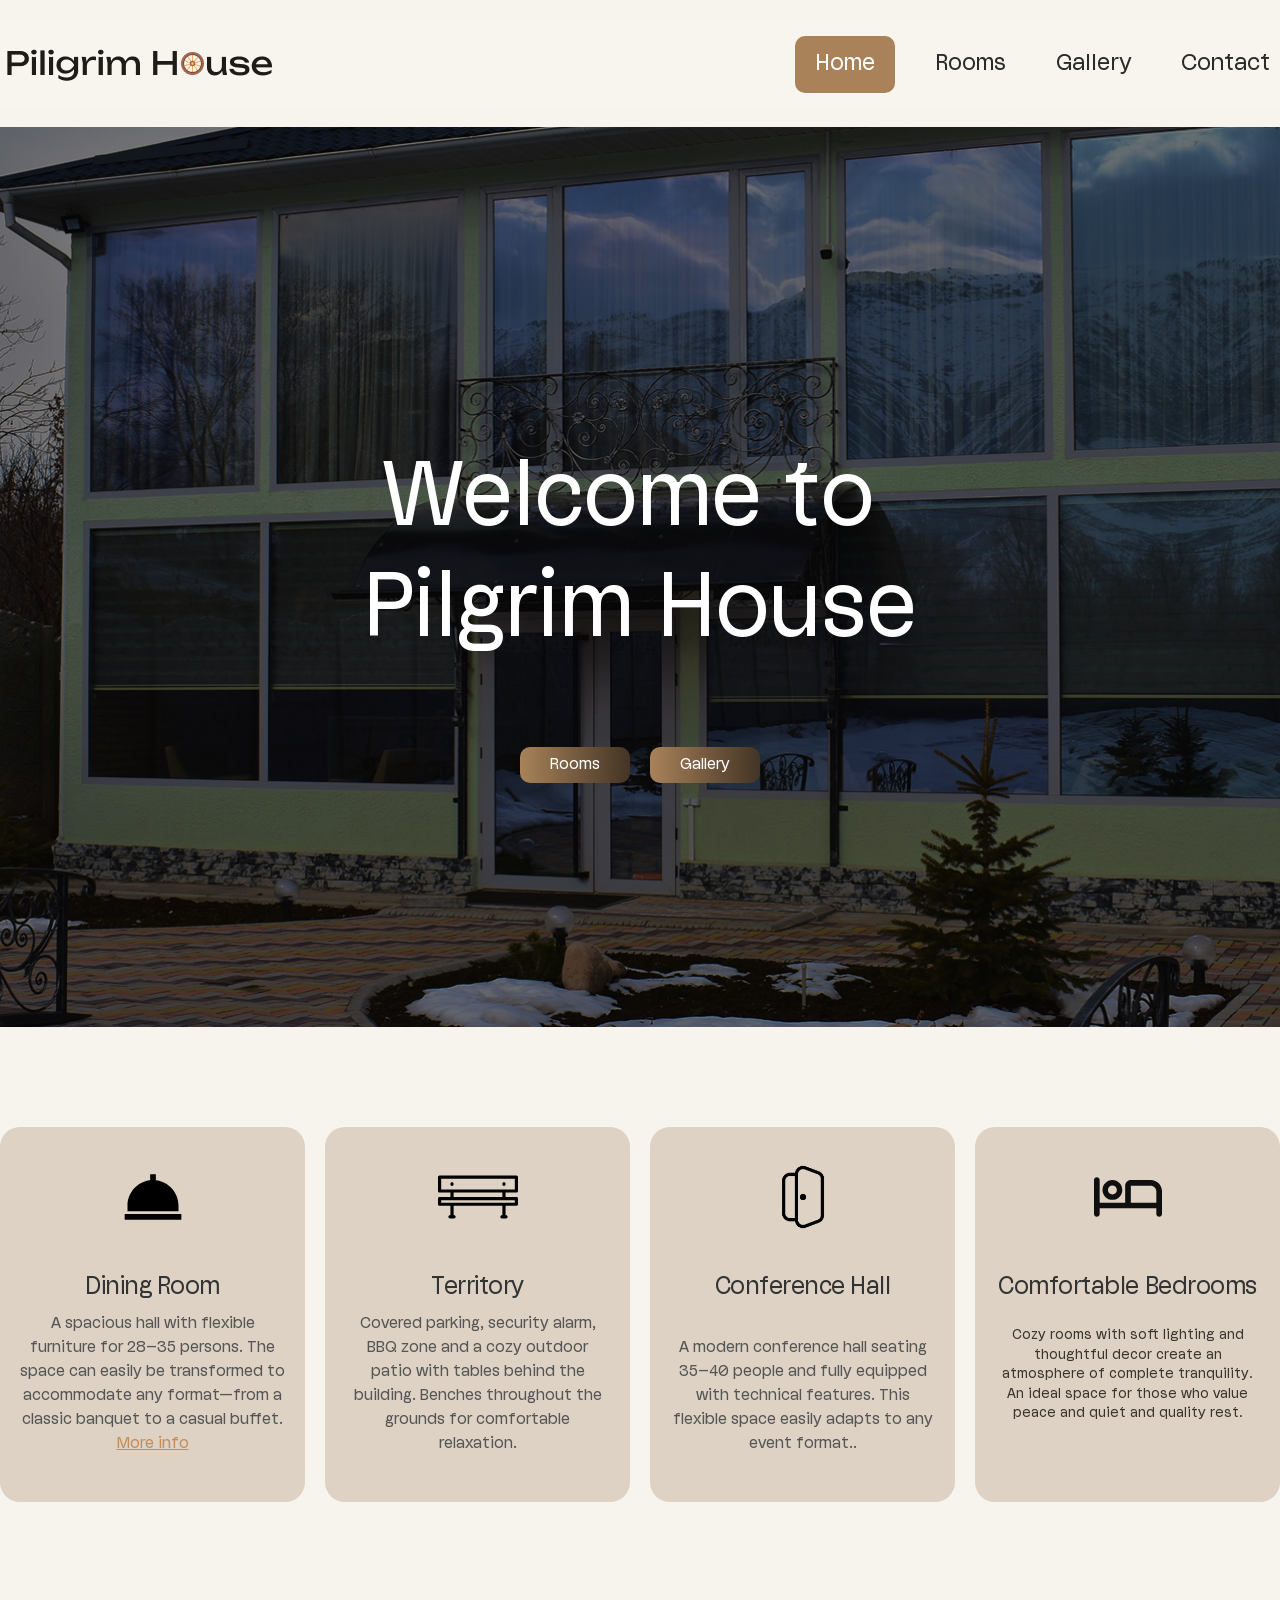
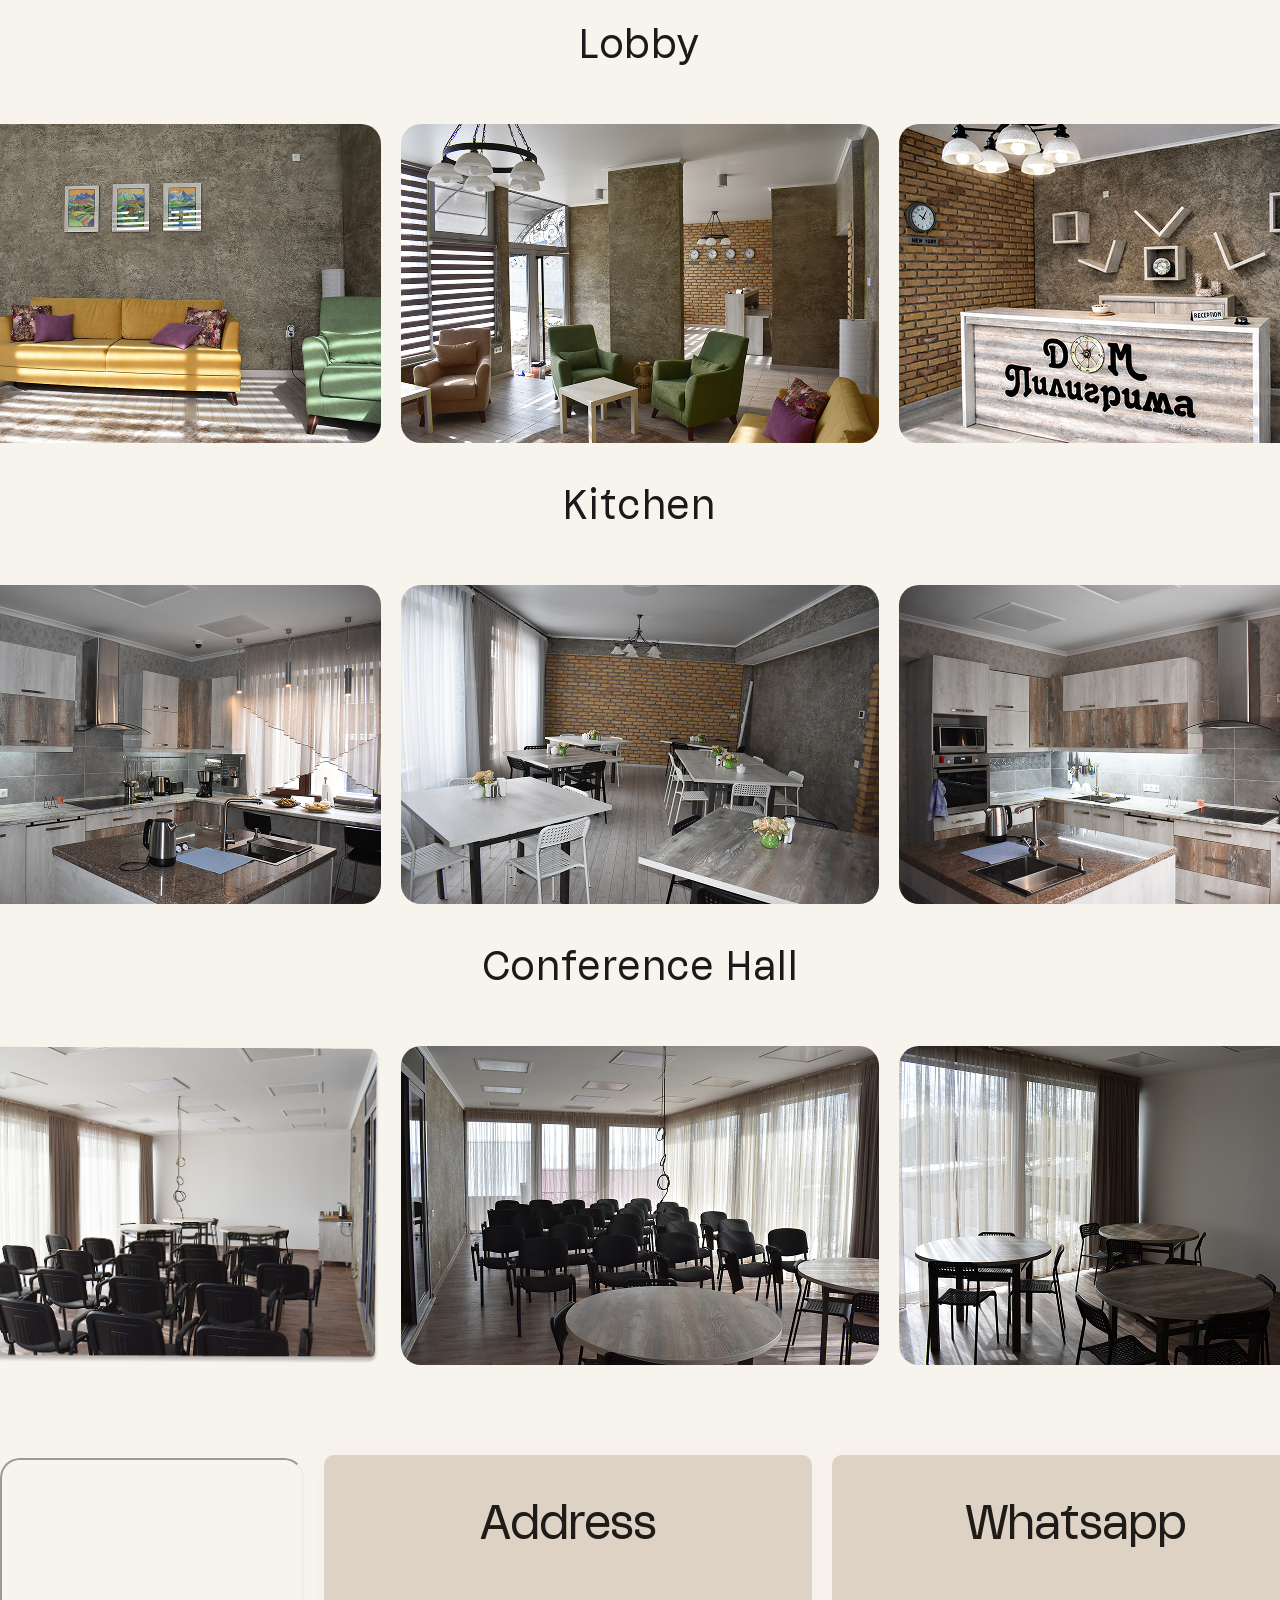
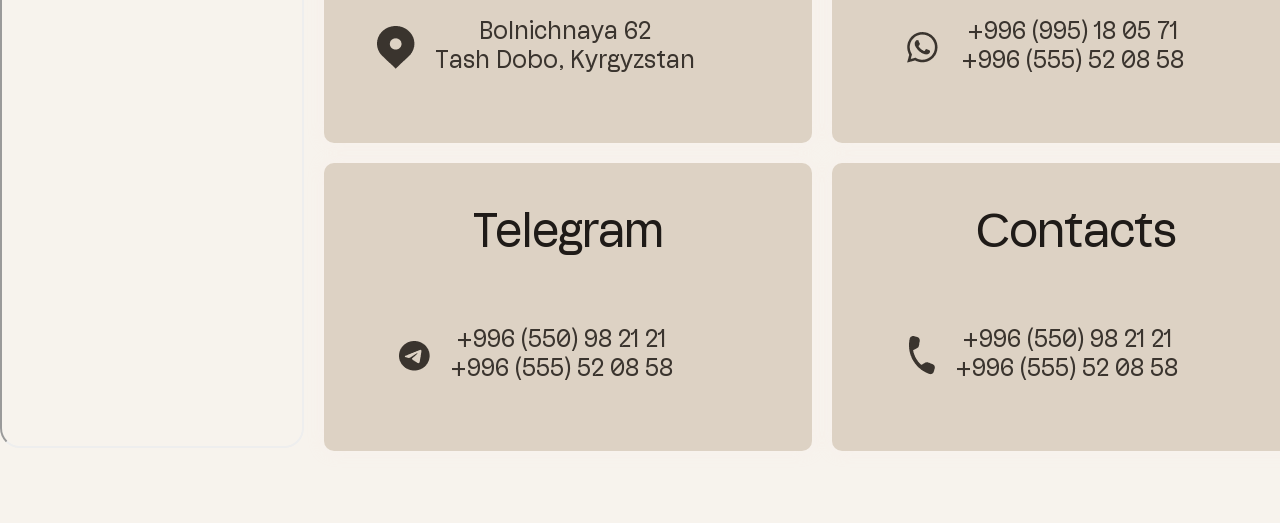
<file: index.html>
<!DOCTYPE html>
<html lang="en">

<head>
    <meta charset="UTF-8">
    <meta name="viewport" content="width=device-width, initial-scale=1.0">
    <link rel="stylesheet" href="styles.css">
    <title>Document</title>
</head>

<body>
    <header class="header">
        <div class="container">
            <div class="header__content">
                <img src="./img/logo.png" alt="" class="logo">
                <button class="burger" id="burger" type="button" aria-label="Toggle menu" onclick="toggleMenu()">
                    <span></span>
                    <span></span>
                    <span></span>
                </button>
                <ul class="header__list" id="headerList">
                    <li style="padding: 17px 20px;  background: #a9825a; color: white;" class="header__mark-home">Home
                    </li>
                    <li class="header__mark-rooms">Rooms</li>
                    <li class="header__mark-gallery">Gallery</li>
                    <li class="header__mark-contact">Contact</li>
                </ul>
            </div>
        </div>
    </header>
    <br>
    <main>
        <section class="hero">
            <div class="container">
                <div class="hero__content">
                    <h1 class="hero__title"> Welcome to <br>
                        Pilgrim House </h1>
                    <div class="hero__btns">
                        <button class="hero__btn-rooms" type="button" title="Book Now">Rooms</button>
                        <button class="hero__btn-gallery" type="button" title="Book Now">Gallery</button>
                    </div>
                </div>
            </div>
        </section>
        <br><br><br><br><br>
        <section class="info">
            <div class="container">
                <div class="info__content">

                    <div class="info__box">
                        <img style="width: 68px;" src="./img/dish.svg" alt="" class="info__img">
                        <h3 class="info__box-title">Dining room </h3>
                        <p class="info__box-dec">A spacious hall with flexible furniture for 28–35 persons. The space
                            can easily be transformed to accommodate any format—from a classic banquet to a casual
                            buffet. <span class="info__box-dec-highlight" id="kitchen-more">More info</span></p>
                    </div>

                    <div class="info__box">
                        <img style="width: 90px;" src="./img/bench.svg" alt="" class="info__img">
                        <h3 class="info__box-title">Territory</h3>
                        <p class="info__box-dec">Covered parking, security alarm, BBQ zone and a cozy outdoor patio with
                            tables behind the building. Benches throughout the grounds for comfortable relaxation.</p>
                    </div>

                    <div class="info__box">
                        <img style="width: 68px;" src="./img/dooricon.webp" alt="" class="info__img">
                        <h3 class="info__box-title">Conference Hall</h3>
                        <p class="info__box-dec">A modern conference hall seating 35–40 people and fully equipped with
                            technical features. This flexible space easily adapts to any event format..</p>
                    </div>

                    <div class="info__box">
                        <img style="width: 68px;" src="./img/bed icon.svg" alt="" class="info__img">
                        <h3 class="info__box-title">Comfortable Bedrooms</h3>
                        <p class="info__box-dec1">Cozy rooms with soft lighting and thoughtful decor create an
                            atmosphere of complete tranquility. An ideal space for those who value peace and quiet and
                            quality rest.</p>
                    </div>
                </div>
            </div>
        </section>
        <div class="modal" id="kitchen-modal">
            <div class="modal__content">
                <button class="modal__close" id="close-modal">&times;</button>

                <h2 class="modal__title">Kitchen</h2>
                <div class="modal__info">
                    <div class="modal__item">
                        <span class="modal__label">Meals (breakfast, lunch, dinner)</span>
                        <span class="modal__price">1300 som per person</span>
                    </div>
                    <div class="modal__item">
                        <span class="modal__label">Coffee-break</span>
                        <span class="modal__price">200 som per person</span>
                    </div>
                </div>

                <p class="modal__description">
                    Our fully equipped kitchen is available for your comfort.
                    You can enjoy delicious meals prepared by our staff or use the kitchen yourself.
                </p>
            </div>
        </div>
        <br><br><br><br><br>
        <section class="photoes">
            <div class="container">
                <div class="photoes__content">
                    <h2 class="photoes__title">Lobby</h2>
                    <div class="photoes__box">
                        <img src="./img/lobby1.png" alt="" class="photoes__box-img">
                        <img src="./img/lobby2.png" alt="" class="photoes__box-img">
                        <img src="./img/lobby3.png" alt="" class="photoes__box-img">
                    </div>
                    <br>
                    <h2 class="photoes__title">Kitchen</h2>
                    <div class="photoes__box">
                        <img src="./img/Kitchen1.png" alt="" class="photoes__box-img">
                        <img src="./img/Kitchen2.png" alt="" class="photoes__box-img">
                        <img src="./img/Kitchen3.png" alt="" class="photoes__box-img">
                    </div>
                    <br>
                    <h2 class="photoes__title">Conference Hall</h2>
                    <div class="photoes__box">
                        <img src="./img/Halls1.png" alt="" class="photoes__box-img">
                        <img src="./img/Halls2.png" alt="" class="photoes__box-img">
                        <img src="./img/Halls3.png" alt="" class="photoes__box-img">

                    </div>
                </div>
            </div>
        </section>
    </main>
    <br><br><br><br><br>
    <footer class="footer">
        <div class="container">
            <div class="footer__content">
                <iframe class="footer__map"
                    src="https://www.google.com/maps/embed?pb=!1m18!1m12!1m3!1d3503.2076330803125!2d74.57041711224339!3d42.72937587104077!2m3!1f0!2f0!3f0!3m2!1i1024!2i768!4f13.1!3m3!1m2!1s0x389935b0e78e4359%3A0xfdf7c2ca2e9250ec!2sRetreat%20house%20%22House%20of%20Pilgrim%22!5e1!3m2!1sen!2skg!4v1775833616691!5m2!1sen!2skg"
                    width="600" height="450" allowfullscreen=""
                    title="Google Maps location of House of Pilgrim"></iframe>
                <div class="foter__boxes">
                    <div class="footer__boxes1">
                        <div class="footer__box" onclick="openMap()">
                            <h3 class="footer__box-title">Address</h3>
                            <div class="footer__box-minibox">
                                <img src="./img/adress.png" alt="">
                                <div class="footer__box-numbers">
                                    <p class="footer__box-minibox-dec">Bolnichnaya 62</p>
                                    <p class="footer__box-minibox-dec">Tash Dobo, Kyrgyzstan</p>
                                </div>
                            </div>
                        </div>

                        <div class="footer__box" onclick="openModal('whatsapp')">
                            <h3 class="footer__box-title">Whatsapp</h3>
                            <div class="footer__box-minibox">
                                <img src="./img/whatsapp.png" alt="">
                                <div class="footer__box-numbers">
                                    <p class="footer__box-minibox-dec">+996 (995) 18 05 71</p>
                                    <p class="footer__box-minibox-dec">+996 (555) 52 08 58</p>
                                </div>
                            </div>
                        </div>
                    </div>
                    <br>
                    <div class="footer__boxes2">
                        <div class="footer__box" onclick="openModal('telegram')">
                            <h3 class="footer__box-title">Telegram</h3>
                            <div class="footer__box-minibox">
                                <img src="./img/telegram.png" alt="">
                                <div class="footer__box-numbers">
                                    <p class="footer__box-minibox-dec">+996 (550) 98 21 21</p>
                                    <p class="footer__box-minibox-dec">+996 (555) 52 08 58</p>
                                </div>
                            </div>
                        </div>

                        <div class="footer__box" onclick="openModal('contacts')">
                            <h3 class="footer__box-title">Сontacts</h3>
                            <div class="footer__box-minibox">
                                <img src="./img/phone.png" alt="">
                                <div class="footer__box-numbers">
                                    <p class="footer__box-minibox-dec">+996 (550) 98 21 21</p>
                                    <p class="footer__box-minibox-dec">+996 (555) 52 08 58</p>
                                </div>
                            </div>
                        </div>
                    </div>
                </div>




            </div>
        </div>
    </footer>

    <div class="modal-overlay" id="modalOverlay" onclick="handleOverlayClick(event)">
        <div class="modal-window" id="modalWindow">
            <button class="modal-close" onclick="closeModal()">&#x2715;</button>
            <div class="modal-icon" id="modalIcon"></div>
            <h3 class="modal-title" id="modalTitle"></h3>
            <p class="modal-subtitle" id="modalSubtitle">Выберите номер для связи</p>
            <div class="modal-numbers" id="modalNumbers"></div>
        </div>
    </div>
    <br><br><br><br>
</body>
<script>
    const roomsBtn = document.querySelector('.hero__btn-rooms');
    const headerBtn = document.querySelector('.header__mark-rooms');
    const galleryBtn = document.querySelector('.header__mark-gallery');
    const heroGalleryBtn = document.querySelector('.hero__btn-gallery');
    const heroContactBtn = document.querySelector('.header__mark-contact');

    heroContactBtn.addEventListener('click', () => {
        window.location.href = 'contact.html';
    });

    galleryBtn.addEventListener('click', () => {
        window.location.href = 'gallery.html';
    });

    heroGalleryBtn.addEventListener('click', () => {
        window.location.href = 'gallery.html';
    });



    galleryBtn.addEventListener('click', () => {
        window.location.href = 'gallery.html';
    });

    roomsBtn.addEventListener('click', () => {
        window.location.href = 'rooms.html';
    });

    headerBtn.addEventListener('click', () => {
        window.location.href = 'rooms.html';
    });

    const modalConfigs = {
        whatsapp: {
            icon: './img/whatsapp.png',
            title: 'WhatsApp',
            numbers: [
                { num: '+996 (995) 18 05 71', clean: '996995180571', label: 'Основной номер' },
                { num: '+996 (550) 98 21 21', clean: '996550982121', label: 'Основной номер' }

            ],
            getUrl: (clean) => `https://wa.me/${clean}`
        },
        telegram: {
            icon: './img/telegram.png',
            title: 'Telegram',
            numbers: [
                { num: '+996 (550) 98 21 21', clean: '996550982121', label: 'Основной номер' },
                { num: '+996 (555) 52 08 58', clean: '996555520858', label: 'Основной номер' }
            ],
            getUrl: (clean) => `https://t.me/+${clean}`
        },
        contacts: {
            icon: './img/phone.png',
            title: 'Позвонить',
            numbers: [
                { num: '+996 (550) 98 21 21', clean: '+996550982121', label: 'Основной номер' },
                { num: '+996 (555) 52 08 58', clean: '+996555520858', label: 'Основной номер' }
            ],
            getUrl: (clean) => `tel:${clean}`
        }
    };

    function openModal(type) {
        const cfg = modalConfigs[type];
        document.getElementById('modalIcon').innerHTML = `<img src="${cfg.icon}" alt="${cfg.title}">`;
        document.getElementById('modalTitle').textContent = cfg.title;

        document.getElementById('modalNumbers').innerHTML = cfg.numbers.map(n => `
        <button class="modal-btn" onclick="window.location.href='${cfg.getUrl(n.clean)}'">
            <div class="modal-btn-icon"><img src="${cfg.icon}" alt=""></div>
            <div>
                <span class="modal-btn-num">${n.num}</span>
                <span class="modal-btn-label">${n.label}</span>
            </div>
        </button>
    `).join('');

        document.getElementById('modalOverlay').classList.add('active');
    }

    function closeModal() {
        document.getElementById('modalOverlay').classList.remove('active');
    }

    function handleOverlayClick(e) {
        if (e.target === document.getElementById('modalOverlay')) closeModal();
    }

    document.addEventListener('keydown', e => {
        if (e.key === 'Escape') closeModal();
    });

    function toggleMenu() {
        document.getElementById('burger').classList.toggle('active');
        document.getElementById('headerList').classList.toggle('open');
    }

    // Закрывать меню при клике на пункт
    document.querySelectorAll('.header__list li').forEach(item => {
        item.addEventListener('click', () => {
            document.getElementById('burger').classList.remove('active');
            document.getElementById('headerList').classList.remove('open');
        });
    });

    document.addEventListener('DOMContentLoaded', () => {
        const moreBtn = document.getElementById('kitchen-more');
        const modal = document.getElementById('kitchen-modal');
        const closeBtn = document.getElementById('close-modal');

        // Открытие модального окна
        moreBtn.addEventListener('click', () => {
            modal.classList.add('active');
            document.body.style.overflow = 'hidden'; // блокируем скролл
        });

        // Закрытие по кнопке
        closeBtn.addEventListener('click', () => {
            modal.classList.remove('active');
            document.body.style.overflow = 'visible';
        });

        // Закрытие при клике вне окна
        modal.addEventListener('click', (e) => {
            if (e.target === modal) {
                modal.classList.remove('active');
                document.body.style.overflow = 'visible';
            }
        });

        // Закрытие по клавише ESC
        document.addEventListener('keydown', (e) => {
            if (e.key === 'Escape' && modal.classList.contains('active')) {
                modal.classList.remove('active');
                document.body.style.overflow = 'visible';
            }
        });
    });

    function openMap() {
    window.open("https://maps.app.goo.gl/WkPkUoXocUw47aSb9", "_blank");
}
</script>

</html>
</file>
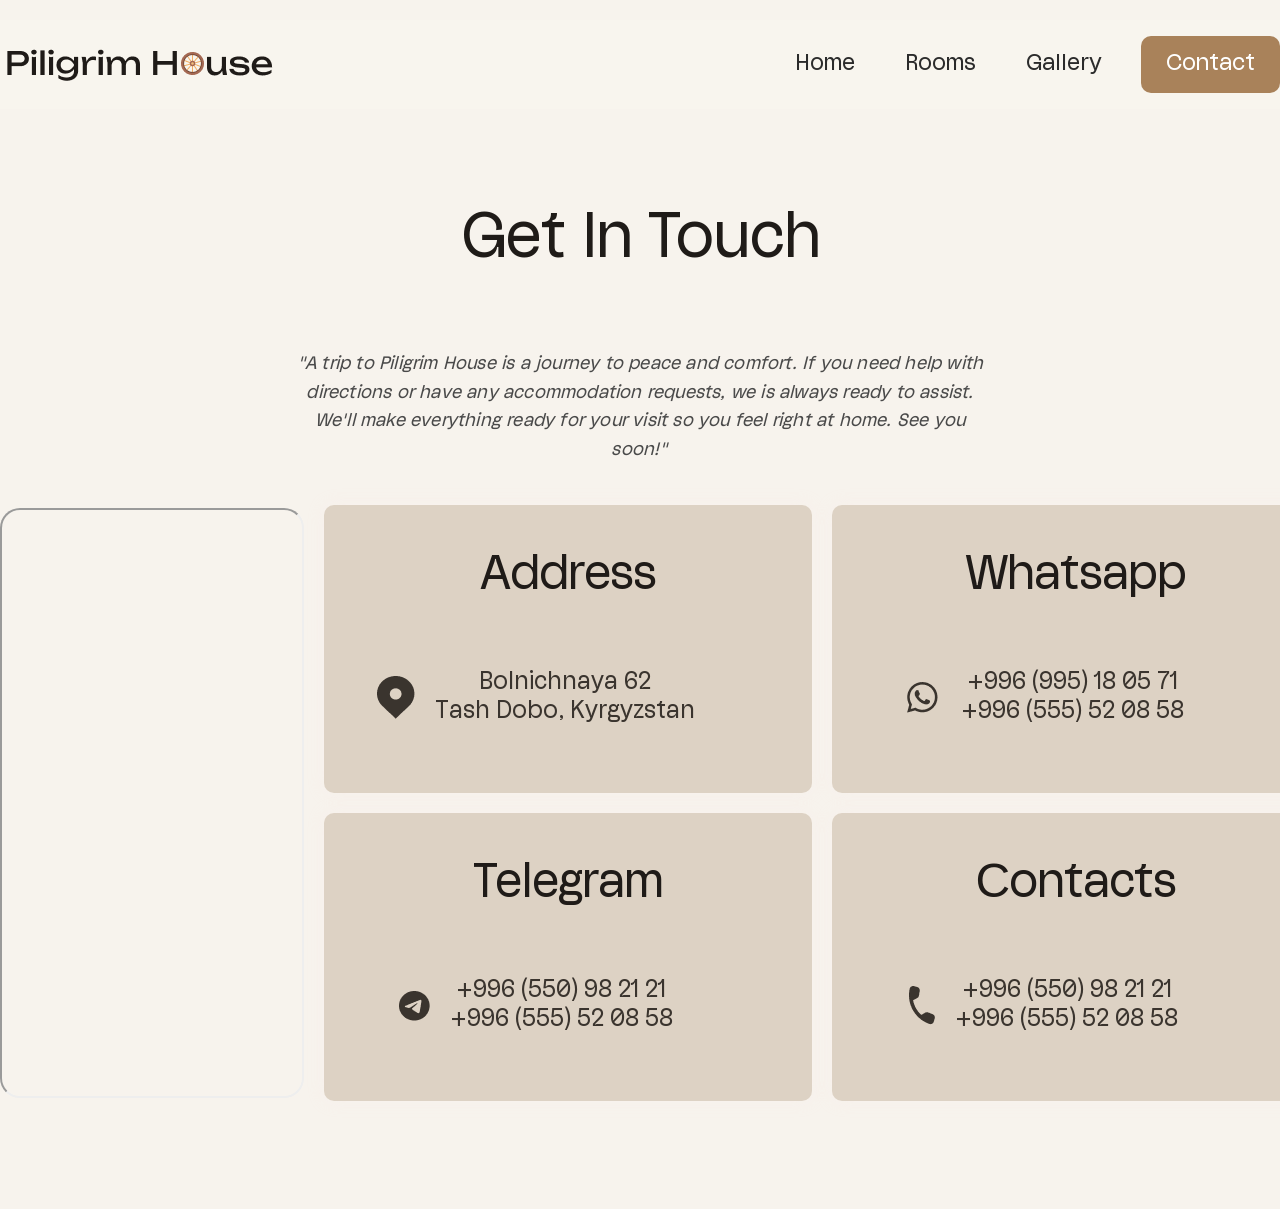
<file: contact.html>
<!DOCTYPE html>
<html lang="en">
<head>
    <meta charset="UTF-8">
    <meta name="viewport" content="width=device-width, initial-scale=1.0">
    <link rel="stylesheet" href="styles.css">
    <title>Document</title>
</head>
<body>
    <header class="header">
        <div class="container">
            <div class="header__content">
                <img src="./img/logo.png" alt="" class="header__logo">
                <button class="burger" id="burger" onclick="toggleMenu()">
                    <span></span>
                    <span></span>
                    <span></span>
                </button>
                <ul class="header__list" id="headerList">
                    <li class="header__mark-home">Home</li>
                    <li class="header__mark-rooms">Rooms</li>
                    <li class="header__mark-gallery">Gallery</li>
                    <li  style="padding: 17px 25px; background: #a9825a; color: white;" class="header__mark-contact">Contact</li>
                </ul> 
            </div>
        </div>
    </header>
    <br><br><br>
    <section class="get">
        <h2 class="get__title">
            Get In Touch
        </h2>
        <p class="get__subtitle">
            "A trip to Piligrim House is a journey to peace and comfort. If you need help with directions or have any accommodation requests, we is always ready to assist. We'll make everything ready for your visit so you feel right at home. See you soon!"
        </p>
    </section>
        <footer class="footer">
        <div class="container">
            <div class="footer__content">
                <iframe class="footer__map"
                    src="https://www.google.com/maps/embed?pb=!1m18!1m12!1m3!1d3503.2076330803125!2d74.57041711224339!3d42.72937587104077!2m3!1f0!2f0!3f0!3m2!1i1024!2i768!4f13.1!3m3!1m2!1s0x389935b0e78e4359%3A0xfdf7c2ca2e9250ec!2sRetreat%20house%20%22House%20of%20Pilgrim%22!5e1!3m2!1sen!2skg!4v1775833616691!5m2!1sen!2skg"
                    width="600" height="450" allowfullscreen=""
                    title="Google Maps location of House of Pilgrim"></iframe>
                <div class="foter__boxes">
                    <div class="footer__boxes1">
                        <div class="footer__box" onclick="openMap()">
                            <h3 class="footer__box-title">Address</h3>
                            <div class="footer__box-minibox">
                                <img src="./img/adress.png" alt="">
                                <div class="footer__box-numbers">
                                    <p class="footer__box-minibox-dec">Bolnichnaya 62</p>
                                    <p class="footer__box-minibox-dec">Tash Dobo, Kyrgyzstan</p>
                                </div>
                            </div>
                        </div>

                        <div class="footer__box" onclick="openModal('whatsapp')">
                            <h3 class="footer__box-title">Whatsapp</h3>
                            <div class="footer__box-minibox">
                                <img src="./img/whatsapp.png" alt="">
                                <div class="footer__box-numbers">
                                    <p class="footer__box-minibox-dec">+996 (995) 18 05 71</p>
                                    <p class="footer__box-minibox-dec">+996 (555) 52 08 58</p>
                                </div>
                            </div>
                        </div>
                    </div>
                    <br>
                    <div class="footer__boxes2">
                        <div class="footer__box" onclick="openModal('telegram')">
                            <h3 class="footer__box-title">Telegram</h3>
                            <div class="footer__box-minibox">
                                <img src="./img/telegram.png" alt="">
                                <div class="footer__box-numbers">
                                    <p class="footer__box-minibox-dec">+996 (550) 98 21 21</p>
                                    <p class="footer__box-minibox-dec">+996 (555) 52 08 58</p>
                                </div>
                            </div>
                        </div>

                        <div class="footer__box" onclick="openModal('contacts')">
                            <h3 class="footer__box-title">Сontacts</h3>
                            <div class="footer__box-minibox">
                                <img src="./img/phone.png" alt="">
                                <div class="footer__box-numbers">
                                    <p class="footer__box-minibox-dec">+996 (550) 98 21 21</p>
                                    <p class="footer__box-minibox-dec">+996 (555) 52 08 58</p>
                                </div>
                            </div>
                        </div>
                    </div>
                </div>




            </div>
        </div>
    </footer>
     <div class="modal-overlay" id="modalOverlay" onclick="handleOverlayClick(event)">
        <div class="modal-window" id="modalWindow">
            <button class="modal-close" onclick="closeModal()">&#x2715;</button>
            <div class="modal-icon" id="modalIcon"></div>
            <h3 class="modal-title" id="modalTitle"></h3>
            <p class="modal-subtitle" id="modalSubtitle">Выберите номер для связи</p>
            <div class="modal-numbers" id="modalNumbers"></div>
        </div>
    </div>
    </section>
    <br><br><br><br><br><br>
</body>
<script>
     const homeBtn = document.querySelector('.header__mark-home');
    const logoBtn = document.querySelector('.header__logo');
    const roomsBtn = document.querySelector('.header__mark-rooms');
    const heroContactBtn = document.querySelector('.header__mark-gallery');

     heroContactBtn.addEventListener('click', () => {
        window.location.href = 'gallery.html';
    });

    roomsBtn.addEventListener('click', () => {
        window.location.href = 'rooms.html';
    });

    homeBtn.addEventListener('click', () => {
        window.location.href = 'index.html';
    });
    logoBtn.addEventListener('click', () => {
        window.location.href = 'index.html';
    });

    function toggleMenu() {
    document.getElementById('burger').classList.toggle('active');
    document.getElementById('headerList').classList.toggle('open');
}

document.querySelectorAll('.header__list li').forEach(item => {
    item.addEventListener('click', () => {
        document.getElementById('burger').classList.remove('active');
        document.getElementById('headerList').classList.remove('open');
    });
});

 const modalConfigs = {
        whatsapp: {
            icon: './img/whatsapp.png',
            title: 'WhatsApp',
            numbers: [
                { num: '+996 (995) 18 05 71', clean: '996995180571', label: 'Основной номер' },
                { num: '+996 (550) 98 21 21', clean: '996555520858', label: 'Основной номер' }
            ],
            getUrl: (clean) => `https://wa.me/${clean}`
        },
        telegram: {
            icon: './img/telegram.png',
            title: 'Telegram',
            numbers: [
                { num: '+996 (550) 98 21 21', clean: '996550982121', label: 'Основной номер' },
                { num: '+996 (555) 52 08 58', clean: '996555520858', label: 'Основной номер' }
            ],
            getUrl: (clean) => `https://t.me/+${clean}`
        },
        contacts: {
            icon: './img/phone.png',
            title: 'Позвонить',
            numbers: [
                { num: '+996 (550) 98 21 21', clean: '+996550982121', label: 'Основной номер' },
                { num: '+996 (555) 52 08 58', clean: '+996555520858', label: 'Основной номер' }
            ],
            getUrl: (clean) => `tel:${clean}`
        }
    };

    function openModal(type) {
        const cfg = modalConfigs[type];
        document.getElementById('modalIcon').innerHTML = `<img src="${cfg.icon}" alt="${cfg.title}">`;
        document.getElementById('modalTitle').textContent = cfg.title;

        document.getElementById('modalNumbers').innerHTML = cfg.numbers.map(n => `
        <button class="modal-btn" onclick="window.location.href='${cfg.getUrl(n.clean)}'">
            <div class="modal-btn-icon"><img src="${cfg.icon}" alt=""></div>
            <div>
                <span class="modal-btn-num">${n.num}</span>
                <span class="modal-btn-label">${n.label}</span>
            </div>
        </button>
    `).join('');

        document.getElementById('modalOverlay').classList.add('active');
    }

    function closeModal() {
        document.getElementById('modalOverlay').classList.remove('active');
    }

    function handleOverlayClick(e) {
        if (e.target === document.getElementById('modalOverlay')) closeModal();
    }

    document.addEventListener('keydown', e => {
        if (e.key === 'Escape') closeModal();
    });
     function openMap() {
    window.open("https://maps.app.goo.gl/WkPkUoXocUw47aSb9", "_blank");
}
</script>
</html>
</file>
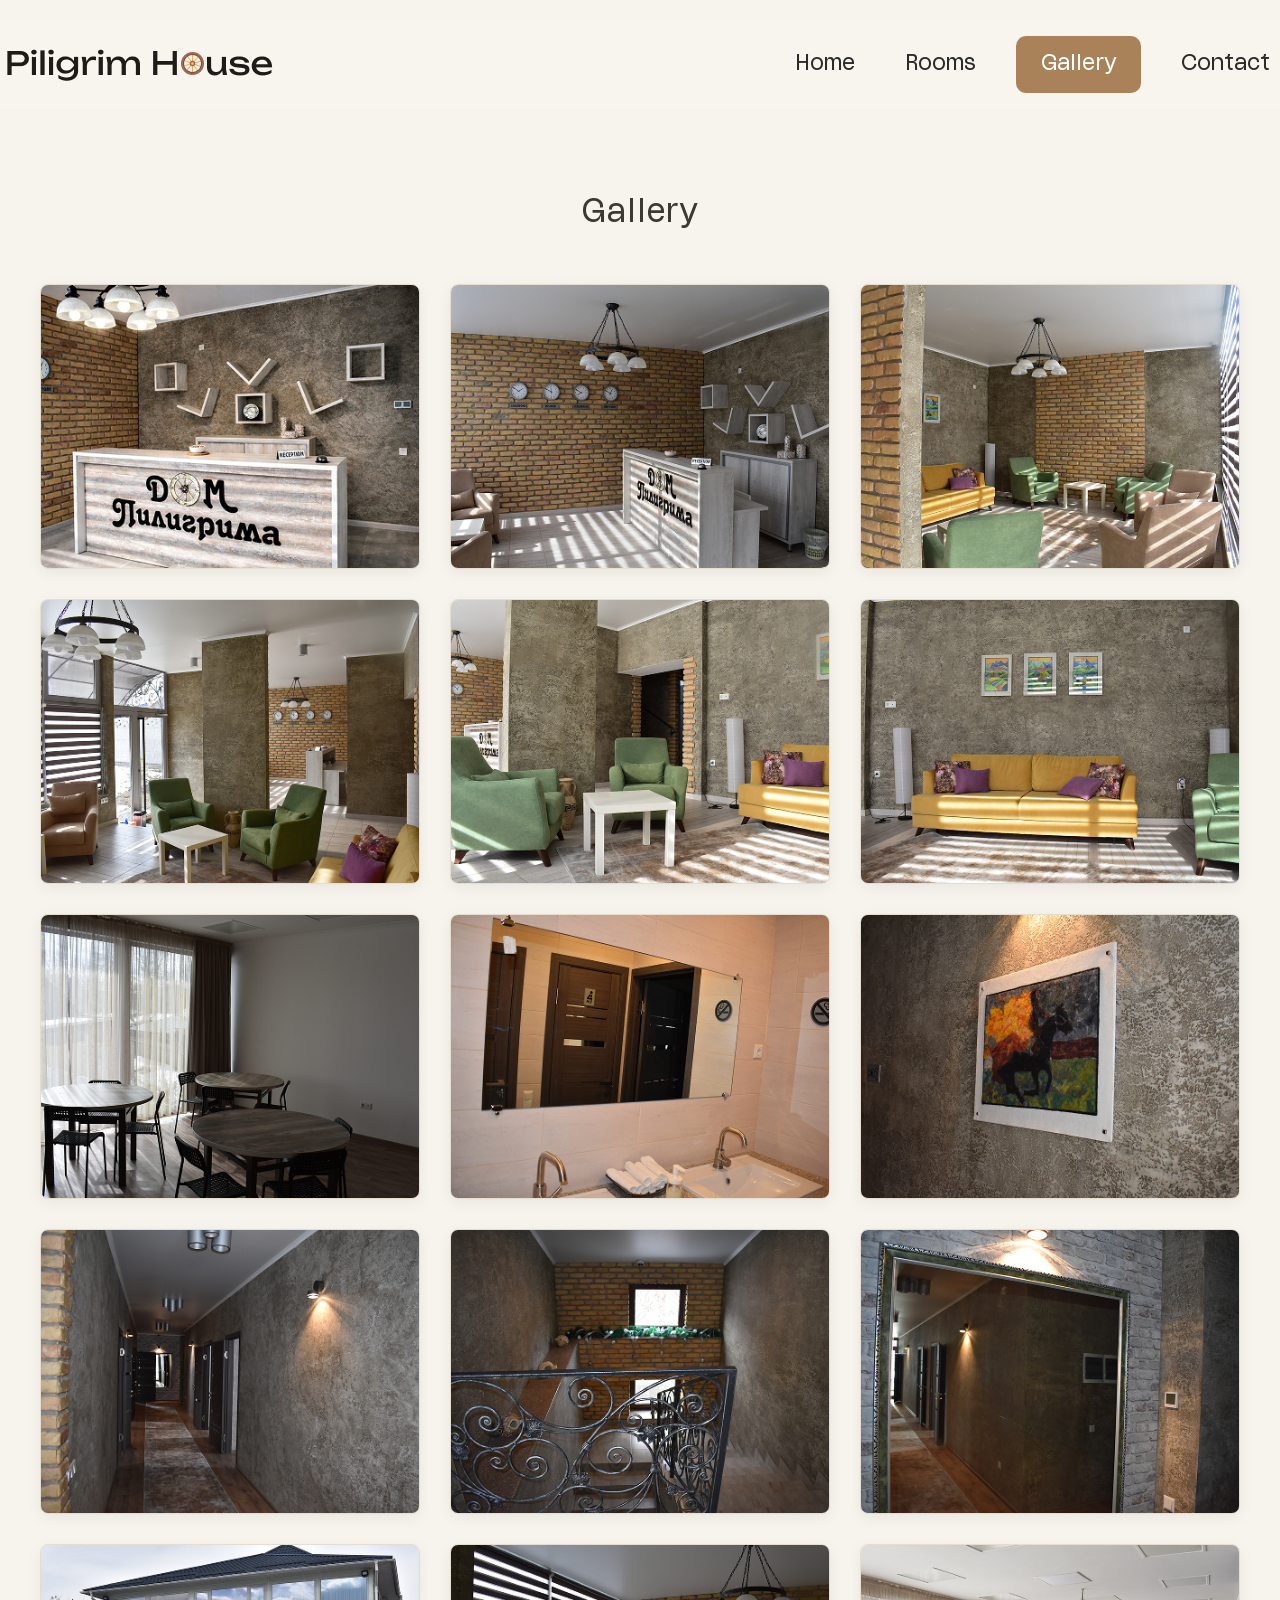
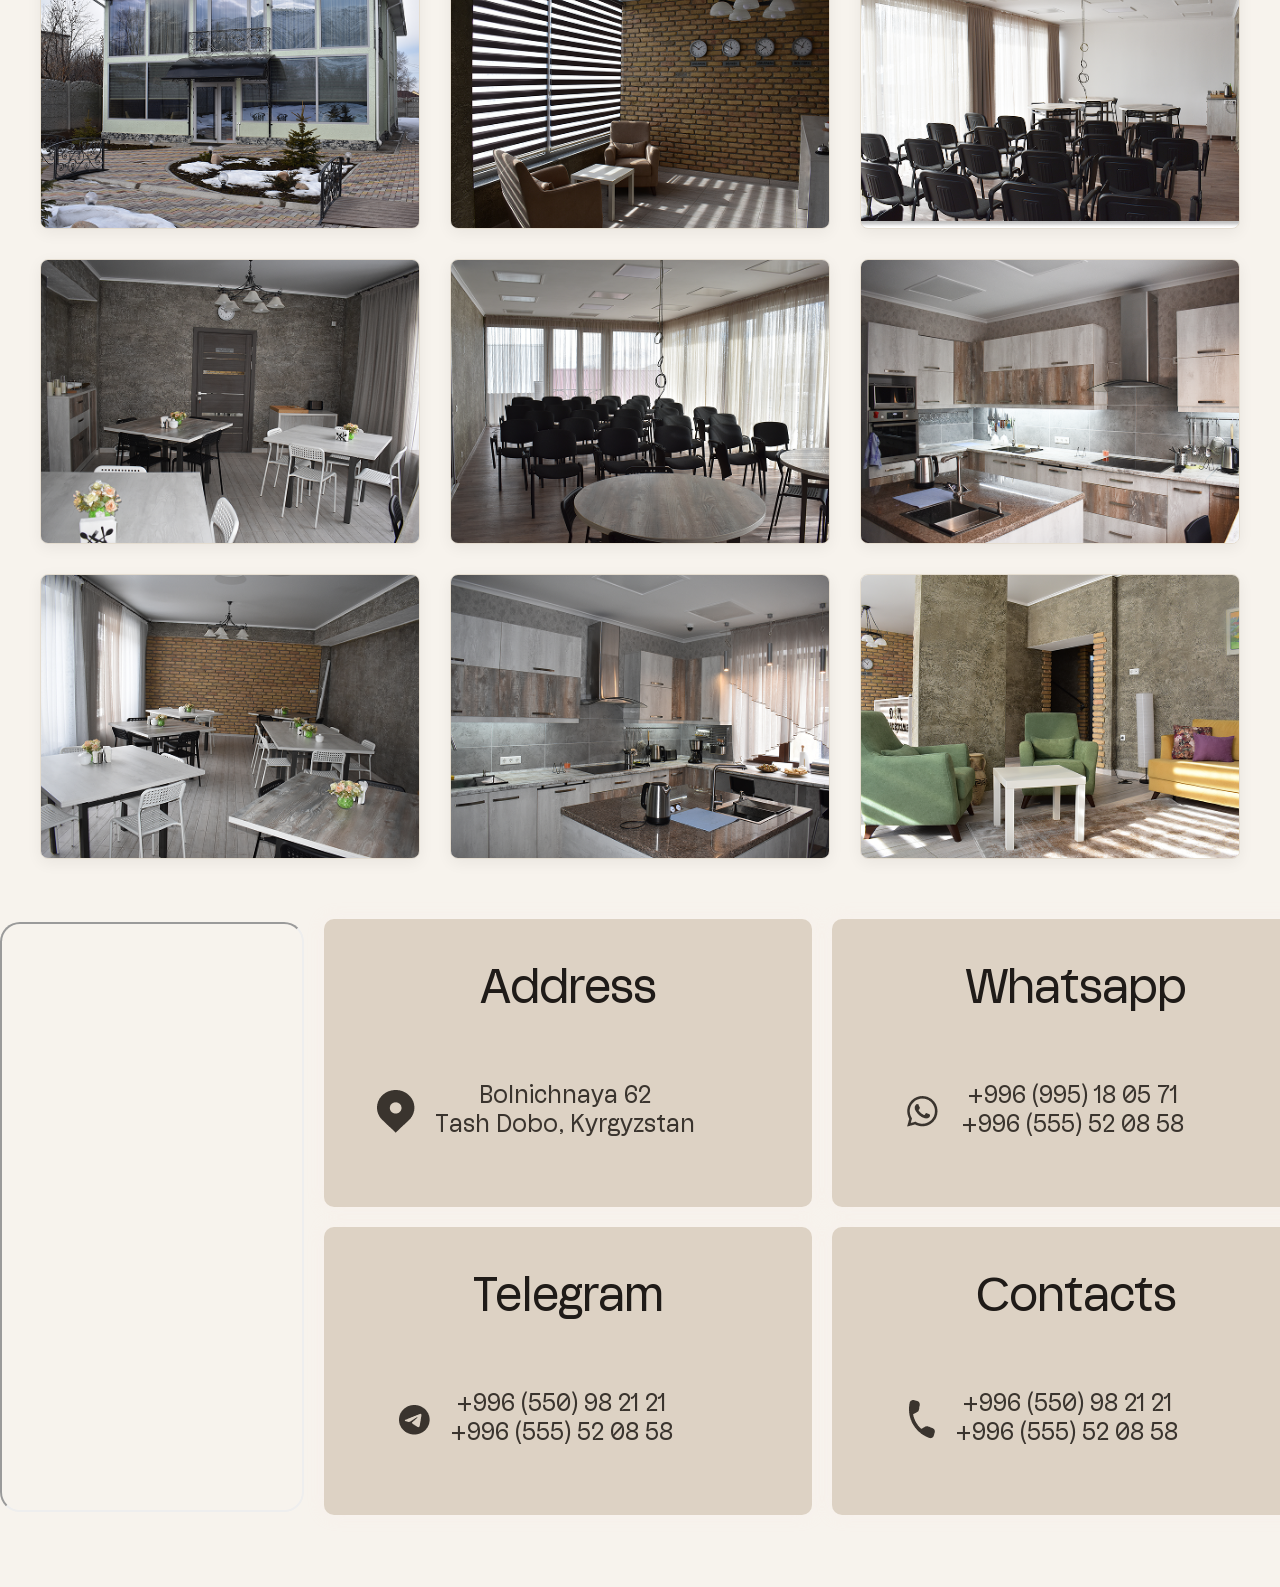
<file: gallery.html>
<!DOCTYPE html>

<html lang="en">

<head>
    <meta charset="UTF-8">
    <meta name="viewport" content="width=device-width, initial-scale=1.0">
    <link rel="stylesheet" href="styles.css">
    <title>Document</title>
</head>

<body>


    <div class="gallery-modal" id="galleryModal">
        <span class="gallery-close" onclick="closeGallery()">×</span>
        <img class="gallery-modal-img" id="galleryModalImg">

        <button class="gallery-prev" onclick="changeSlide(-1)">❮</button>
        <button class="gallery-next" onclick="changeSlide(1)">❯</button>
    </div>
    <header class="header">
        <div class="container">
            <div class="header__content">
                <img src="./img/logo.png" alt="" class="header__logo">
                <button class="burger" id="burger" onclick="toggleMenu()">
                    <span></span>
                    <span></span>
                    <span></span>
                </button>
                <ul class="header__list" id="headerList">
                    <li class="header__mark-home">Home</li>
                    <li class="header__mark-rooms">Rooms</li>
                    <li style="padding: 17px 25px; background: #a9825a; color: white;" class="header__mark-gallery">
                        Gallery</li>
                    <li class="header__mark-contact">Contact</li>
                </ul>
            </div>
        </div>
    </header>
    <main class="gallery">
        <h1 class="gallery-title">Gallery</h1>

        <section class="gallery-grid">

            <div class="gallery-item">
                <img src="./img/1.png" alt="Интерьер 1">
            </div>

            <div class="gallery-item">
                <img src="./img/2.png" alt="Ресепшн Дома Пилигрима">
            </div>

            <div class="gallery-item">
                <img src="./img/3.png" alt="Интерьер 3">
            </div>

            <div class="gallery-item">
                <img src="./img/4.png" alt="Интерьер 4">
            </div>

            <div class="gallery-item">
                <img src="./img/5.png" alt="Интерьер 5">
            </div>

            <div class="gallery-item">
                <img src="./img/6.png" alt="Интерьер 6">
            </div>

            <div class="gallery-item">
                <img src="./img/7.png" alt="Кухня 1">
            </div>
            <div class="gallery-item">
                <img src="./img/8.png" alt="Конференц-зал 1">
            </div>
            <div class="gallery-item">
                <img src="./img/9.png" alt="Кухня 2">
            </div>

            <div class="gallery-item">
                <img src="./img/10.png" alt="Зал со стульями">
            </div>
            <div class="gallery-item">
                <img src="./img/11.png" alt="Зал со столами">
            </div>
            <div class="gallery-item">
                <img src="./img/12.png" alt="Конференц-зал 2">
            </div>

            <div class="gallery-item">
                <img src="./img/13.png" alt="Зона отдыха у окна">
            </div>
            <div class="gallery-item">
                <img src="./img/14.png" alt="Здание снаружи">
            </div>
            <div class="gallery-item">
                <img src="./img/15.png" alt="Коридор 1">
            </div>

            <div class="gallery-item">
                <img src="./img/16.png" alt="Лестница с ковкой">
            </div>
            <div class="gallery-item">
                <img src="./img/17.png" alt="Фасад в снегу">
            </div>
            <div class="gallery-item">
                <img src="./img/18.png" alt="Коридор 2">
            </div>

            <div class="gallery-item">
                <img src="./img/19.png" alt="Картина на стене">
            </div>
            <div class="gallery-item">
                <img src="./img/20.png" alt="Ванная комната">
            </div>
            <div class="gallery-item">
                <img src="./img/21.png" alt="Столы у окна">
            </div>

        </section>
    </main>

    <footer class="footer">
        <div class="container">
            <div class="footer__content">
                <iframe class="footer__map"
                    src="https://www.google.com/maps/embed?pb=!1m18!1m12!1m3!1d3503.2076330803125!2d74.57041711224339!3d42.72937587104077!2m3!1f0!2f0!3f0!3m2!1i1024!2i768!4f13.1!3m3!1m2!1s0x389935b0e78e4359%3A0xfdf7c2ca2e9250ec!2sRetreat%20house%20%22House%20of%20Pilgrim%22!5e1!3m2!1sen!2skg!4v1775833616691!5m2!1sen!2skg"
                    width="600" height="450" allowfullscreen=""
                    title="Google Maps location of House of Pilgrim"></iframe>
                <div class="foter__boxes">
                    <div class="footer__boxes1">
                        <div class="footer__box" onclick="openMap()">
                            <h3 class="footer__box-title">Address</h3>
                            <div class="footer__box-minibox">
                                <img src="./img/adress.png" alt="">
                                <div class="footer__box-numbers">
                                    <p class="footer__box-minibox-dec">Bolnichnaya 62</p>
                                    <p class="footer__box-minibox-dec">Tash Dobo, Kyrgyzstan</p>
                                </div>
                            </div>
                        </div>

                        <div class="footer__box" onclick="openModal('whatsapp')">
                            <h3 class="footer__box-title">Whatsapp</h3>
                            <div class="footer__box-minibox">
                                <img src="./img/whatsapp.png" alt="">
                                <div class="footer__box-numbers">
                                    <p class="footer__box-minibox-dec">+996 (995) 18 05 71</p>
                                    <p class="footer__box-minibox-dec">+996 (555) 52 08 58</p>
                                </div>
                            </div>
                        </div>
                    </div>
                    <br>
                    <div class="footer__boxes2">
                        <div class="footer__box" onclick="openModal('telegram')">
                            <h3 class="footer__box-title">Telegram</h3>
                            <div class="footer__box-minibox">
                                <img src="./img/telegram.png" alt="">
                                <div class="footer__box-numbers">
                                    <p class="footer__box-minibox-dec">+996 (550) 98 21 21</p>
                                    <p class="footer__box-minibox-dec">+996 (555) 52 08 58</p>
                                </div>
                            </div>
                        </div>

                        <div class="footer__box" onclick="openModal('contacts')">
                            <h3 class="footer__box-title">Сontacts</h3>
                            <div class="footer__box-minibox">
                                <img src="./img/phone.png" alt="">
                                <div class="footer__box-numbers">
                                    <p class="footer__box-minibox-dec">+996 (550) 98 21 21</p>
                                    <p class="footer__box-minibox-dec">+996 (555) 52 08 58</p>
                                </div>
                            </div>
                        </div>
                    </div>
                </div>




            </div>
        </div>
    </footer>
    <div class="modal-overlay" id="modalOverlay" onclick="handleOverlayClick(event)">
        <div class="modal-window" id="modalWindow">
            <button class="modal-close" onclick="closeModal()">&#x2715;</button>
            <div class="modal-icon" id="modalIcon"></div>
            <h3 class="modal-title" id="modalTitle"></h3>
            <p class="modal-subtitle" id="modalSubtitle">Выберите номер для связи</p>
            <div class="modal-numbers" id="modalNumbers"></div>
        </div>
    </div>
    <br><br><br><br>
</body>
<script>
    const homeBtn = document.querySelector('.header__mark-home');
    const logoBtn = document.querySelector('.header__logo');
    const roomsBtn = document.querySelector('.header__mark-rooms');
    const heroContactBtn = document.querySelector('.header__mark-contact');

    heroContactBtn.addEventListener('click', () => {
        window.location.href = 'contact.html';
    });

    roomsBtn.addEventListener('click', () => {
        window.location.href = 'rooms.html';
    });

    homeBtn.addEventListener('click', () => {
        window.location.href = 'index.html';
    });
    logoBtn.addEventListener('click', () => {
        window.location.href = 'index.html';
    });
    function toggleMenu() {
        document.getElementById('burger').classList.toggle('active');
        document.getElementById('headerList').classList.toggle('open');
    }

    document.querySelectorAll('.header__list li').forEach(item => {
        item.addEventListener('click', () => {
            document.getElementById('burger').classList.remove('active');
            document.getElementById('headerList').classList.remove('open');
        });
    });

    const modalConfigs = {
        whatsapp: {
            icon: './img/whatsapp.png',
            title: 'WhatsApp',
            numbers: [
                { num: '+996 (995) 18 05 71', clean: '996995180571', label: 'Основной номер' },
                { num: '+996 (550) 98 21 21', clean: '996555520858', label: 'Основной номер' }
            ],
            getUrl: (clean) => `https://wa.me/${clean}`
        },
        telegram: {
            icon: './img/telegram.png',
            title: 'Telegram',
            numbers: [
                { num: '+996 (550) 98 21 21', clean: '996550982121', label: 'Основной номер' },
                { num: '+996 (555) 52 08 58', clean: '996555520858', label: 'Основной номер' }
            ],
            getUrl: (clean) => `https://t.me/+${clean}`
        },
        contacts: {
            icon: './img/phone.png',
            title: 'Позвонить',
            numbers: [
                { num: '+996 (550) 98 21 21', clean: '+996550982121', label: 'Основной номер' },
                { num: '+996 (555) 52 08 58', clean: '+996555520858', label: 'Основной номер' }
            ],
            getUrl: (clean) => `tel:${clean}`
        }
    };



    function openModal(type) {
        const cfg = modalConfigs[type];
        document.getElementById('modalIcon').innerHTML = `<img src="${cfg.icon}" alt="${cfg.title}">`;
        document.getElementById('modalTitle').textContent = cfg.title;

        document.getElementById('modalNumbers').innerHTML = cfg.numbers.map(n => `
        <button class="modal-btn" onclick="window.location.href='${cfg.getUrl(n.clean)}'">
            <div class="modal-btn-icon"><img src="${cfg.icon}" alt=""></div>
            <div>
                <span class="modal-btn-num">${n.num}</span>
                <span class="modal-btn-label">${n.label}</span>
            </div>
        </button>
    `).join('');

        document.getElementById('modalOverlay').classList.add('active');
    }

    function closeModal() {
        document.getElementById('modalOverlay').classList.remove('active');
    }

    function handleOverlayClick(e) {
        if (e.target === document.getElementById('modalOverlay')) closeModal();
    }

    document.addEventListener('keydown', e => {
        if (e.key === 'Escape') closeModal();
    });

    const images = document.querySelectorAll('.gallery-item img');
    const modal = document.getElementById('galleryModal');
    const modalImg = document.getElementById('galleryModalImg');

    let currentIndex = 0;

    images.forEach((img, index) => {
        img.addEventListener('click', () => {
            currentIndex = index;
            openGallery();
        });
    });

    function openGallery() {
        modal.classList.add('active');
        modalImg.src = images[currentIndex].src;
    }

    function closeGallery() {
        modal.classList.remove('active');
    }

    function changeSlide(direction) {
        currentIndex += direction;

        if (currentIndex < 0) currentIndex = images.length - 1;
        if (currentIndex >= images.length) currentIndex = 0;

        modalImg.src = images[currentIndex].src;
    }

    /* Закрытие по ESC */
    document.addEventListener('keydown', (e) => {
        if (e.key === 'Escape') closeGallery();
    });

    /* Клик вне картинки */
    modal.addEventListener('click', (e) => {
        if (e.target === modal) closeGallery();
    });
     function openMap() {
    window.open("https://maps.app.goo.gl/WkPkUoXocUw47aSb9", "_blank");
}
</script>

</html>
</file>
<file: styles.css>
@charset "UTF-8";
* {
  box-sizing: border-box;
  font-family: "FKT Gnarly", sans-serif;
}

.container {
  max-width: 1440px;
  margin: 0 auto;
}

@font-face {
  font-family: "FKT Gnarly";
  src: url("fonts/FKTGnarly_Rg.ttf") format("truetype");
  font-weight: normal;
  font-style: normal;
}
.footer__box-numbers {
  display: flex;
  flex-direction: column;
}

.header {
  position: sticky;
  top: 0;
  z-index: 1000;
  background: #F8F5EE;
}
.header__content {
  display: flex;
  justify-content: space-between;
  align-items: center;
  margin-top: 20px;
}
.header__logo {
  cursor: pointer;
}
.header__list {
  display: flex;
  gap: 30px;
}
.header__mark-home {
  font-family: "FKT Gnarly", sans-serif;
  font-weight: 400;
  font-size: 23px;
  line-height: 100%;
  text-align: center;
  color: #2b2b2b;
  list-style: none;
  cursor: pointer;
  padding: 17px 10px;
  border-radius: 10px;
}
.header__mark-home:hover {
  background: #a9825a;
  color: white;
  transition: 0.5s;
}
.header__mark-rooms {
  font-family: "FKT Gnarly", sans-serif;
  font-weight: 400;
  font-size: 23px;
  line-height: 100%;
  text-align: center;
  color: #2b2b2b;
  list-style: none;
  cursor: pointer;
  padding: 17px 25px;
  border-radius: 10px;
}
.header__mark-rooms:hover {
  background: #a9825a;
  color: white;
  transition: 0.5s;
}
.header__mark-rooms {
  font-family: "FKT Gnarly", sans-serif;
  font-weight: 400;
  font-size: 23px;
  line-height: 100%;
  text-align: center;
  color: #2b2b2b;
  list-style: none;
  cursor: pointer;
  padding: 17px 10px;
  border-radius: 10px;
}
.header__mark-rooms:hover {
  background: #a9825a;
  color: white;
  transition: 0.5s;
}
.header__mark-gallery {
  font-family: "FKT Gnarly", sans-serif;
  font-weight: 400;
  font-size: 23px;
  line-height: 100%;
  text-align: center;
  color: #2b2b2b;
  list-style: none;
  cursor: pointer;
  padding: 17px 10px;
  border-radius: 10px;
}
.header__mark-gallery:hover {
  background: #a9825a;
  color: white;
  transition: 0.5s;
}
.header__mark-contact {
  font-family: "FKT Gnarly", sans-serif;
  font-weight: 400;
  font-size: 23px;
  line-height: 100%;
  text-align: center;
  color: #2b2b2b;
  list-style: none;
  cursor: pointer;
  padding: 17px 10px;
  border-radius: 10px;
}
.header__mark-contact:hover {
  background: #a9825a;
  color: white;
  transition: 0.5s;
}

.hero {
  background-image: url(./img/hero.png);
  height: 900px;
  background-repeat: no-repeat;
  background-size: cover;
  background-position: center center;
  display: flex;
  justify-content: center;
  align-items: center;
}
.hero__content {
  display: flex;
  flex-direction: column;
  align-items: center;
  gap: 5px;
}
.hero__title {
  width: 811px;
  font-family: "FKT Gnarly", sans-serif;
  font-weight: 400;
  font-size: 90px;
  text-align: center;
  color: #fff;
}
.hero__btns {
  display: flex;
  gap: 20px;
}
.hero__btn-rooms {
  padding: 10px 30px;
  padding: 10px 30px;
  cursor: pointer;
  font-family: "FKT Gnarly", sans-serif;
  font-weight: 500;
  font-size: 16px;
  line-height: 100%;
  text-align: center;
  color: #fff;
  background: linear-gradient(90deg, #a9825a 0%, #433424 100%);
  border: none;
  border-radius: 10px;
}
.hero__btn-gallery {
  padding: 10px 30px;
  cursor: pointer;
  font-family: "FKT Gnarly", sans-serif;
  font-weight: 500;
  font-size: 16px;
  line-height: 100%;
  text-align: center;
  color: #fff;
  background: linear-gradient(90deg, #a9825a 0%, #433424 100%);
  border: none;
  border-radius: 10px;
}

.info__content {
  display: flex;
  justify-content: space-between;
  gap: 20px;
  align-items: stretch;
}
.info__box {
  background: #ddd2c4;
  flex: 1;
  display: flex;
  flex-direction: column;
  align-items: center;
  text-align: center;
  padding: 30px 20px;
  border-radius: 20px;
}
.info__box-title {
  font-family: "FKT Gnarly", sans-serif;
  font-weight: 400;
  font-size: 24px;
  line-height: 100%;
  letter-spacing: -0.02em;
  text-transform: capitalize;
  color: #1f1b18;
}
.info__box-dec {
  font-family: "FKT Gnarly", sans-serif;
  font-weight: 400;
  font-size: 14px;
  text-align: center;
  color: #3a342e;
  line-height: 1.4;
  margin-top: auto;
}
.info__box-dec1 {
  font-family: "FKT Gnarly", sans-serif;
  font-weight: 400;
  font-size: 14px;
  text-align: center;
  color: #3a342e;
  line-height: 1.4;
  margin-bottom: 36px;
}
.info__img {
  margin-bottom: 20px;
}

.info__box {
  background: #ddd2c4;
  flex: 1;
  display: flex;
  flex-direction: column;
  align-items: center;
  text-align: center;
  padding: 30px 20px;
  border-radius: 20px;
  transition: transform 0.3s ease, box-shadow 0.3s ease;
}
.info__box:hover {
  transform: translateY(-5px);
  box-shadow: 0 10px 25px rgba(0, 0, 0, 0.1);
}
.info__box .info__img {
  width: 80px;
  height: 80px;
  object-fit: contain;
  margin-bottom: 15px;
}
.info__box .info__box-title {
  font-size: 1.5rem;
  margin-bottom: 12px;
  color: #333;
}
.info__box .info__box-dec {
  font-size: 1rem;
  line-height: 1.5;
  color: #555;
}
.info__box .info__box-dec .info__box-dec-highlight {
  color: #c48c5a;
  cursor: pointer;
  text-decoration: underline;
  transition: color 0.3s ease;
}
.info__box .info__box-dec .info__box-dec-highlight:hover {
  color: #a36f42;
}

/* ====================== MODAL ====================== */
.modal {
  display: none;
  position: fixed;
  top: 0;
  left: 0;
  width: 100%;
  height: 100%;
  background: rgba(0, 0, 0, 0.65);
  z-index: 1000;
  align-items: center;
  justify-content: center;
  padding: 20px;
  opacity: 0;
  transition: opacity 0.3s ease;
}
.modal.active {
  display: flex;
  opacity: 1;
}
.modal__content {
  background: #ddd2c4;
  max-width: 420px;
  width: 100%;
  border-radius: 24px;
  padding: 35px 30px;
  position: relative;
  box-shadow: 0 15px 40px rgba(0, 0, 0, 0.2);
  transform: scale(0.95);
  transition: transform 0.3s ease;
}
.modal.active .modal__content {
  transform: scale(1);
}
.modal__close {
  position: absolute;
  top: 15px;
  right: 20px;
  font-size: 32px;
  background: none;
  border: none;
  color: #666;
  cursor: pointer;
  line-height: 1;
  transition: color 0.3s;
}
.modal__close:hover {
  color: #c48c5a;
}
.modal__title {
  text-align: center;
  font-size: 1.8rem;
  margin-bottom: 25px;
  color: #333;
}
.modal__info {
  background: rgba(255, 255, 255, 0.7);
  border-radius: 16px;
  padding: 20px;
  margin-bottom: 25px;
}
.modal__item {
  display: flex;
  justify-content: space-between;
  align-items: center;
  padding: 12px 0;
  border-bottom: 1px solid rgba(0, 0, 0, 0.1);
}
.modal__item:last-child {
  border-bottom: none;
}
.modal__label {
  font-weight: 500;
  color: #444;
  font-size: 1.05rem;
}
.modal__price {
  font-weight: 600;
  color: #c48c5a;
  font-size: 1.1rem;
}
.modal__description {
  text-align: center;
  color: #555;
  line-height: 1.6;
  font-size: 1rem;
}

/* Адаптив */
@media (max-width: 576px) {
  .modal {
    padding: 15px;
  }
  .modal__content {
    padding: 30px 20px;
    border-radius: 20px;
  }
  .modal__title {
    font-size: 1.6rem;
  }
}
@media (max-width: 380px) {
  .modal__content {
    padding: 25px 18px;
  }
}
.photoes__content {
  display: flex;
  flex-direction: column;
  align-items: center;
}
.photoes__box {
  display: flex;
  gap: 20px;
  margin-top: 30px;
}
.photoes__box-img {
  width: 478px;
  height: 319px;
  border-radius: 20px;
}
.photoes__title {
  font-family: "FKT Gnarly", sans-serif;
  font-weight: 400;
  font-size: 40px;
  line-height: 64%;
  letter-spacing: 0.04em;
  text-align: center;
  color: #1a1a1a;
}

.footer__content {
  display: flex;
  align-items: center;
  justify-content: space-between;
  gap: 20px;
}
.footer__map {
  width: 495px;
  height: 590px;
  border-radius: 20px;
}
.footer__box {
  display: flex;
  flex-direction: column;
  gap: 20px;
  border-radius: 10px;
  width: 488px;
  height: 288px;
  box-shadow: 0 0 16px 0 rgba(255, 237, 237, 0.25);
  background: #ddd2c4;
  text-align: center;
  align-items: center;
  cursor: pointer;
}
.footer__box:hover {
  transform: translateY(-5px);
  box-shadow: 0 10px 25px rgba(0, 0, 0, 0.1);
}
.footer__box-title {
  font-family: "FKT Gnarly", sans-serif;
  font-weight: 400;
  font-size: 48px;
  line-height: 100%;
  letter-spacing: -0.02em;
  text-transform: capitalize;
  color: #1f1b18;
}
.footer__box-minibox {
  display: flex;
  gap: 20px;
  align-items: center;
  text-align: center;
  margin-right: 65px;
  margin-bottom: 30px;
}
.footer__box-minibox-dec {
  font-family: "FKT Gnarly", sans-serif;
  font-weight: 400;
  font-size: 24px;
  text-align: center;
  color: #3a342e;
  line-height: 1.4;
  margin: 0;
  line-height: 1.2;
  white-space: nowrap;
}
.footer__boxes {
  display: flex;
  flex-wrap: wrap;
  gap: 20px;
  row-gap: 200px;
}
.footer__boxes1 {
  display: flex;
  gap: 20px;
}
.footer__boxes2 {
  display: flex;
  gap: 20px;
}

.modal-overlay {
  position: fixed;
  inset: 0;
  background: rgba(31, 27, 24, 0.55);
  display: flex;
  align-items: center;
  justify-content: center;
  z-index: 9999;
  opacity: 0;
  pointer-events: none;
  transition: opacity 0.2s ease;
}
.modal-overlay.active {
  opacity: 1;
  pointer-events: all;
}
.modal-overlay.active .modal-window {
  transform: scale(1);
}

.modal-window {
  background: #f5ede3;
  border-radius: 20px;
  padding: 36px 40px 32px;
  width: 90%;
  max-width: 400px;
  position: relative;
  border: 1.5px solid #c9b8a4;
  transform: scale(0.92);
  transition: transform 0.2s ease;
}

.modal-icon {
  width: 56px;
  height: 56px;
  border-radius: 50%;
  background: #ddd2c4;
  display: flex;
  align-items: center;
  justify-content: center;
  margin: 0 auto 16px;
}
.modal-icon img {
  width: 28px;
  height: 28px;
}

.modal-title {
  font-family: "FKT Gnarly", sans-serif;
  font-size: 36px;
  font-weight: 400;
  color: #1f1b18;
  text-align: center;
  margin-bottom: 6px;
}

.modal-subtitle {
  font-family: "FKT Gnarly", sans-serif;
  font-size: 16px;
  color: #7a6a5a;
  text-align: center;
  margin-bottom: 24px;
}

.modal-numbers {
  display: flex;
  flex-direction: column;
  gap: 10px;
}

.modal-btn {
  display: flex;
  align-items: center;
  gap: 14px;
  background: #ddd2c4;
  border: 1px solid #c9b8a4;
  border-radius: 12px;
  padding: 14px 18px;
  cursor: pointer;
  width: 100%;
  text-align: left;
  transition: background 0.15s, transform 0.1s;
}
.modal-btn:hover {
  background: #cfc3b4;
  transform: translateX(3px);
}
.modal-btn-icon {
  width: 38px;
  height: 38px;
  border-radius: 50%;
  background: #f5ede3;
  display: flex;
  align-items: center;
  justify-content: center;
  border: 1px solid #c9b8a4;
  flex-shrink: 0;
}
.modal-btn-icon img {
  width: 20px;
  height: 20px;
}
.modal-btn-num {
  font-family: "FKT Gnarly", sans-serif;
  font-size: 20px;
  color: #1f1b18;
  display: block;
}
.modal-btn-label {
  font-size: 12px;
  color: #7a6a5a;
  letter-spacing: 0.04em;
  text-transform: uppercase;
  display: block;
  margin-top: 2px;
}

.modal-close {
  position: absolute;
  top: 14px;
  right: 16px;
  background: none;
  border: none;
  font-size: 18px;
  color: #7a6a5a;
  cursor: pointer;
  padding: 4px 8px;
  border-radius: 6px;
  transition: background 0.15s;
}
.modal-close:hover {
  background: #ddd2c4;
  color: #1f1b18;
}

.room-grid {
  display: grid;
  grid-template-columns: repeat(3, 1fr);
  gap: 30px;
  padding: 50px;
  background-color: #F8F5EE;
}
@media (max-width: 1100px) {
  .room-grid {
    grid-template-columns: repeat(2, 1fr);
  }
}
@media (max-width: 700px) {
  .room-grid {
    grid-template-columns: 1fr;
    padding: 20px;
  }
}

.room-card-11,
.room-card-12,
.room-card-13,
.room-card-21,
.room-card-22,
.room-card-23,
.room-card-24,
.room-card-25,
.room-card-26,
.room-card-hall {
  background-color: #e5ddd0;
  border-radius: 12px;
  overflow: hidden;
  box-shadow: 0 4px 10px rgba(0, 0, 0, 0.05);
}
.room-card-11__image,
.room-card-12__image,
.room-card-13__image,
.room-card-21__image,
.room-card-22__image,
.room-card-23__image,
.room-card-24__image,
.room-card-25__image,
.room-card-26__image,
.room-card-hall__image {
  width: 100%;
  aspect-ratio: 484/323;
  background-color: #ccc;
}
.room-card-11__image img,
.room-card-12__image img,
.room-card-13__image img,
.room-card-21__image img,
.room-card-22__image img,
.room-card-23__image img,
.room-card-24__image img,
.room-card-25__image img,
.room-card-26__image img,
.room-card-hall__image img {
  width: 100%;
  height: 100%;
  object-fit: cover;
  display: block;
}
.room-card-11__footer,
.room-card-12__footer,
.room-card-13__footer,
.room-card-21__footer,
.room-card-22__footer,
.room-card-23__footer,
.room-card-24__footer,
.room-card-25__footer,
.room-card-26__footer,
.room-card-hall__footer {
  padding: 15px 20px;
  display: flex;
  justify-content: space-between;
  align-items: center;
}
.room-card-11__title,
.room-card-12__title,
.room-card-13__title,
.room-card-21__title,
.room-card-22__title,
.room-card-23__title,
.room-card-24__title,
.room-card-25__title,
.room-card-26__title,
.room-card-hall__title {
  font-family: "FKT Gnarly", sans-serif;
  font-weight: 550;
  font-size: 24px;
  line-height: 120%;
  letter-spacing: -0.02em;
  color: #1f1b18;
}
.room-card-11__button,
.room-card-12__button,
.room-card-13__button,
.room-card-21__button,
.room-card-22__button,
.room-card-23__button,
.room-card-24__button,
.room-card-25__button,
.room-card-26__button,
.room-card-hall__button {
  display: inline-block;
  background-color: #b89a7a;
  color: #ffffff;
  text-decoration: none;
  font-size: 15px;
  padding: 8px 18px;
  border-radius: 8px;
  transition: 0.3s ease;
  font-family: "FKT Gnarly", sans-serif;
}
.room-card-11__button:hover,
.room-card-12__button:hover,
.room-card-13__button:hover,
.room-card-21__button:hover,
.room-card-22__button:hover,
.room-card-23__button:hover,
.room-card-24__button:hover,
.room-card-25__button:hover,
.room-card-26__button:hover,
.room-card-hall__button:hover {
  background-color: rgb(149.625, 115.875, 79.875);
  transform: translateY(-2px);
}

body {
  margin: 0;
  font-family: "Montserrat", "Arial", sans-serif;
  background-color: #f7f3ed;
}

.gallery {
  padding: 60px 40px;
  text-align: center;
}
.gallery-title {
  font-size: 34px;
  font-weight: 400;
  color: #3e3832;
  margin-bottom: 50px;
  letter-spacing: 1px;
  font-family: "FKT Gnarly", sans-serif;
}
.gallery-grid {
  display: grid;
  grid-template-columns: repeat(3, 1fr);
  gap: 30px;
  max-width: 1200px;
  margin: 0 auto;
}
.gallery-item {
  width: 100%;
  aspect-ratio: 4/3;
  overflow: hidden;
  border-radius: 8px;
  box-shadow: 0 4px 15px rgba(0, 0, 0, 0.06);
  background-color: #fff;
  border: 1px solid #e5ddd0;
}
.gallery-item img {
  width: 100%;
  height: 100%;
  object-fit: cover;
  display: block;
  transition: transform 0.4s ease-out;
}
@media (max-width: 768px) {
  .gallery .gallery-grid {
    grid-template-columns: repeat(2, 1fr);
    gap: 15px;
  }
  .gallery .gallery-page {
    padding: 30px 15px;
  }
}
@media (max-width: 480px) {
  .gallery .gallery-grid {
    grid-template-columns: 1fr;
  }
}

.get {
  display: flex;
  flex-direction: column;
  align-items: center;
  row-gap: 30px;
}
.get__title {
  font-family: "FKT Gnarly", sans-serif;
  font-weight: 500;
  font-size: 64px;
  line-height: 79%;
  letter-spacing: -0.02em;
  color: #1f1b18;
}

.room {
  display: flex;
  align-items: center;
}
.room__content {
  display: flex;
  gap: 39px;
  align-items: center;
}
.room__details {
  display: flex;
  flex-direction: column;
  row-gap: 30px;
}
.room__details-title {
  font-family: "FKT Gnarly", sans-serif;
  font-weight: 400;
  font-size: 40px;
  line-height: 100%;
  letter-spacing: -0.02em;
  text-transform: capitalize;
  color: #1f1b18;
}
.room__details-subtitle {
  font-family: "FKT Gnarly", sans-serif;
  font-weight: 400;
  font-size: 24px;
  line-height: 100%;
  letter-spacing: -0.02em;
  text-transform: capitalize;
  color: #1f1b18;
}
.room__details-win {
  display: flex;
  gap: 10px;
}
.room__details-win-btn {
  border-radius: 15px;
  padding: 2px 20px;
  background: #a9825a;
  font-family: "FKT Gnarly", sans-serif;
  font-weight: 400;
  font-size: 16px;
  line-height: 144%;
  text-align: center;
  color: #fff;
  border: none;
  cursor: pointer;
}
.room__details-win-btn:hover {
  background: #8a6e4a;
  transition: 0.3s;
}

.description {
  border-radius: 8px;
  padding: 18px 15px;
  background: #ddd2c4;
}
.description__title {
  font-family: "FKT Gnarly", sans-serif;
  font-weight: 400;
  font-size: 24px;
  line-height: 100%;
  letter-spacing: -0.02em;
  text-transform: capitalize;
  color: #1f1b18;
}

.dec {
  font-family: "FKT Gnarly", sans-serif;
  font-weight: 400;
  font-size: 16px;
  line-height: 160%;
  color: #3a342e;
}

.slider {
  position: relative;
  width: 500px;
}
.slider .slides {
  position: relative;
  height: 300px;
  overflow: hidden;
  border-radius: 10px;
}
.slider .slides img {
  position: absolute;
  width: 100%;
  height: 100%;
  object-fit: cover;
  opacity: 0;
  transition: 0.4s;
}
.slider .slides img.active {
  opacity: 1;
}
.slider button {
  position: absolute;
  top: 50%;
  transform: translateY(-50%);
  background: rgba(0, 0, 0, 0.5);
  color: white;
  border: none;
  padding: 10px;
  cursor: pointer;
}
.slider button.prev {
  left: 10px;
}
.slider button.next {
  right: 10px;
}
.slider .thumbnails {
  display: flex;
  gap: 10px;
  margin-top: 10px;
}
.slider .thumbnails img {
  width: 70px;
  height: 50px;
  object-fit: cover;
  opacity: 0.6;
  cursor: pointer;
  border-radius: 5px;
}
.slider .thumbnails img.active {
  opacity: 1;
  border: 2px solid #a67c52;
}

.burger {
  display: none;
  flex-direction: column;
  gap: 5px;
  background: none;
  border: none;
  cursor: pointer;
  padding: 8px;
  z-index: 1000;
}
.burger span {
  display: block;
  width: 28px;
  height: 2px;
  background: #1f1b18;
  border-radius: 2px;
  transition: all 0.3s ease;
}
.burger.active span:nth-child(1) {
  transform: translateY(7px) rotate(45deg);
}
.burger.active span:nth-child(2) {
  opacity: 0;
}
.burger.active span:nth-child(3) {
  transform: translateY(-7px) rotate(-45deg);
}

@media (max-width: 600px) {
  .burger {
    display: flex;
  }
  .header__list {
    display: none;
    flex-direction: column;
    position: absolute;
    top: 70px;
    left: 0;
    right: 0;
    background: #f5ede3;
    padding: 16px 20px;
    gap: 4px;
    border-bottom: 1px solid #c9b8a4;
    z-index: 999;
  }
  .header__list.open {
    display: flex;
  }
  .header__content {
    position: relative;
  }
}
@media (max-width: 1024px) {
  .container {
    padding: 0 20px;
  }
  .hero__title {
    font-size: 64px;
    width: 100%;
  }
  .footer__content {
    flex-direction: column;
    align-items: center;
  }
  .footer__map {
    width: 100%;
    height: 350px;
  }
  .foter__boxes {
    width: 100%;
  }
  .footer__boxes1,
  .footer__boxes2 {
    justify-content: center;
  }
  .footer__box {
    width: 340px;
    height: auto;
    padding: 20px;
  }
  .footer__box-title {
    font-size: 36px;
  }
  .footer__box-minibox {
    margin-left: 20px;
  }
  .footer__box-minibox-dec {
    font-size: 18px;
  }
  .footer__boxes {
    row-gap: 20px;
    justify-content: center;
  }
  .photoes__box-img {
    width: 100%;
    height: 220px;
  }
  .info__content {
    flex-wrap: wrap;
  }
  .info__box {
    flex: 1 1 calc(50% - 20px);
  }
}
@media (max-width: 600px) {
  .header__list {
    gap: 8px;
  }
  .header__mark-home,
  .header__mark-rooms,
  .header__mark-gallery,
  .header__mark-contact {
    font-size: 14px;
    padding: 10px 6px;
  }
  .logo {
    width: 80px;
  }
  .hero {
    height: 600px;
  }
  .hero__title {
    font-size: 40px;
    width: 100%;
  }
  .hero__btns {
    flex-direction: column;
    align-items: center;
  }
  .info__box {
    flex: 1 1 100%;
  }
  .photoes__box {
    flex-direction: column;
    align-items: center;
  }
  .photoes__box-img {
    width: 100%;
    height: 220px;
  }
  .photoes__title {
    font-size: 28px;
  }
  .footer__content {
    flex-direction: column;
    align-items: center;
  }
  .footer__map {
    width: 100%;
    height: 280px;
  }
  .footer__boxes1,
  .footer__boxes2 {
    flex-direction: column;
    align-items: center;
    width: 100%;
  }
  .footer__box {
    width: 100%;
    height: auto;
    padding: 16px;
  }
  .footer__box-title {
    font-size: 28px;
  }
  .footer__box-minibox {
    margin-left: 10px;
    justify-content: center;
  }
  .footer__box-minibox-dec {
    font-size: 15px;
    white-space: normal;
  }
  .footer__boxes {
    row-gap: 12px;
  }
  .modal-window {
    padding: 24px 20px 20px;
    width: 95%;
  }
  .modal-title {
    font-size: 26px;
  }
  .modal-btn {
    padding: 12px 14px;
  }
  .modal-btn-num {
    font-size: 16px;
  }
}
@media (max-width: 380px) {
  .header__mark-home,
  .header__mark-rooms,
  .header__mark-gallery,
  .header__mark-contact {
    font-size: 12px;
    padding: 8px 4px;
  }
  .hero__title {
    font-size: 32px;
  }
  .footer__box-title {
    font-size: 24px;
  }
}
@media (max-width: 1024px) {
  .get__title {
    font-size: 48px;
  }
  .footer__content {
    flex-direction: column;
    align-items: center;
  }
  .footer__map {
    width: 100%;
    height: 350px;
  }
  .foter__boxes {
    width: 100%;
  }
  .footer__boxes1,
  .footer__boxes2 {
    justify-content: center;
  }
  .footer__box {
    width: 340px;
    height: auto;
    padding: 20px;
  }
  .footer__box-title {
    font-size: 36px;
  }
  .footer__box-minibox {
    margin-left: 20px;
  }
  .footer__box-minibox-dec {
    font-size: 18px;
  }
  .footer__boxes {
    row-gap: 20px;
    justify-content: center;
  }
}
@media (max-width: 600px) {
  .get__title {
    font-size: 32px;
    text-align: center;
    padding: 0 16px;
  }
  .burger {
    display: flex;
  }
  .header__list {
    display: none;
    flex-direction: column;
    position: absolute;
    top: 70px;
    left: 0;
    right: 0;
    background: #f5ede3;
    padding: 16px 20px;
    gap: 4px;
    border-bottom: 1px solid #c9b8a4;
    z-index: 999;
  }
  .header__list.open {
    display: flex;
  }
  .header__content {
    position: relative;
  }
  .footer__map {
    width: 100%;
    height: 260px;
    border-radius: 12px;
  }
  .footer__boxes1,
  .footer__boxes2 {
    flex-direction: column;
    align-items: center;
    width: 100%;
  }
  .footer__box {
    width: 100%;
    height: auto;
    padding: 16px;
  }
  .footer__box-title {
    font-size: 28px;
  }
  .footer__box-minibox {
    margin-left: 10px;
    justify-content: center;
  }
  .footer__box-minibox-dec {
    font-size: 15px;
    white-space: normal;
  }
  .footer__boxes {
    row-gap: 12px;
  }
}
@media (max-width: 380px) {
  .get__title {
    font-size: 26px;
  }
  .footer__box-title {
    font-size: 20px;
  }
  .footer__box-minibox-dec {
    font-size: 13px;
  }
}
@media (max-width: 1024px) {
  .room__content {
    flex-direction: column;
    align-items: center;
  }
  .slider {
    width: 100%;
  }
  .slider .slides {
    height: 400px;
  }
  .room__details {
    width: 100%;
  }
  .room__details-title {
    font-size: 32px;
  }
  .room__details-subtitle {
    font-size: 20px;
  }
  .room__details-win {
    flex-wrap: wrap;
  }
}
@media (max-width: 600px) {
  .slider {
    width: 100%;
  }
  .slider .slides {
    height: 260px;
  }
  .slider .thumbnails img {
    width: 52px;
    height: 38px;
  }
  .room__details-title {
    font-size: 26px;
  }
  .room__details-subtitle {
    font-size: 16px;
  }
  .room__details-win {
    flex-wrap: wrap;
    gap: 8px;
  }
  .room__details-win-btn {
    font-size: 13px;
    padding: 4px 12px;
  }
  .description {
    padding: 14px 12px;
  }
  .description__title {
    font-size: 18px;
  }
  .dec {
    font-size: 14px;
  }
  .footer__content {
    flex-direction: column;
    align-items: center;
  }
  .footer__map {
    width: 100%;
    height: 260px;
    border-radius: 12px;
  }
  .footer__boxes1,
  .footer__boxes2 {
    flex-direction: column;
    align-items: center;
    width: 100%;
  }
  .footer__box {
    width: 100%;
    height: auto;
    padding: 16px;
  }
  .footer__box-title {
    font-size: 28px;
  }
  .footer__box-minibox {
    margin-left: 10px;
    justify-content: center;
  }
  .footer__box-minibox-dec {
    font-size: 15px;
    white-space: normal;
  }
  .footer__boxes {
    row-gap: 12px;
  }
}
@media (max-width: 380px) {
  .slider .slides {
    height: 200px;
  }
  .room__details-title {
    font-size: 22px;
  }
  .footer__box-title {
    font-size: 22px;
  }
}
.gallery-item img {
  cursor: pointer;
  transition: 0.3s;
}

.gallery-item img:hover {
  transform: scale(1.05);
}

/* Модалка */
.gallery-modal {
  display: none;
  position: fixed;
  z-index: 9999;
  padding-top: 190px;
  left: 0;
  top: 0;
  width: 100%;
  height: 100%;
  background: rgba(0, 0, 0, 0.9);
}

.gallery-modal.active {
  display: block;
}

.gallery-modal-img {
  display: block;
  margin: auto;
  width: auto;
  height: 60vh;
  object-fit: contain;
}

/* Закрыть */
.gallery-close {
  position: absolute;
  top: 20px;
  right: 40px;
  font-size: 40px;
  color: white;
  cursor: pointer;
}

/* Кнопки */
.gallery-prev,
.gallery-next {
  position: absolute;
  top: 50%;
  transform: translateY(-50%);
  font-size: 40px;
  background: transparent;
  border: none;
  color: white;
  cursor: pointer;
  padding: 10px;
}

.gallery-prev {
  left: 20px;
}

.gallery-next {
  right: 20px;
}

@media (max-width: 768px) {
  .gallery-modal {
    padding: 10px;
  }
  .gallery-modal-img {
    margin-top: 135px;
    max-width: 100%;
    max-height: 85vh;
  }
  .gallery-modal .gallery-close {
    font-size: 30px;
    top: 10px;
    right: 15px;
  }
  .gallery-modal .gallery-prev,
  .gallery-modal .gallery-next {
    font-size: 30px;
    padding: 5px;
  }
}
@media (max-width: 480px) {
  .gallery-modal-img {
    max-height: 80vh;
  }
  .gallery-modal .gallery-prev {
    left: 5px;
  }
  .gallery-modal .gallery-next {
    right: 5px;
  }
}
.get__subtitle {
  /* Ограничиваем ширину, чтобы текст не растягивался на весь экран */
  max-width: 700px;
  margin: 0 auto 40px; /* Центрируем блок и даем отступ снизу до карточек */
  /* Шрифты и текст */
  font-family: inherit; /* Использует шрифт вашего сайта */
  font-size: 18px;
  line-height: 1.6; /* Увеличиваем расстояние между строками для читаемости */
  color: #4a4a4a; /* Делаем цвет чуть мягче черного */
  text-align: center;
  /* Убираем кавычки, если они были частью текста, либо стилизуем их */
  font-style: italic; /* Легкий курсив добавит душевности */
  font-weight: 400;
  /* Опционально: немного разрядим буквы */
  letter-spacing: 0.2px;
}

/*# sourceMappingURL=styles.css.map */
</file>
